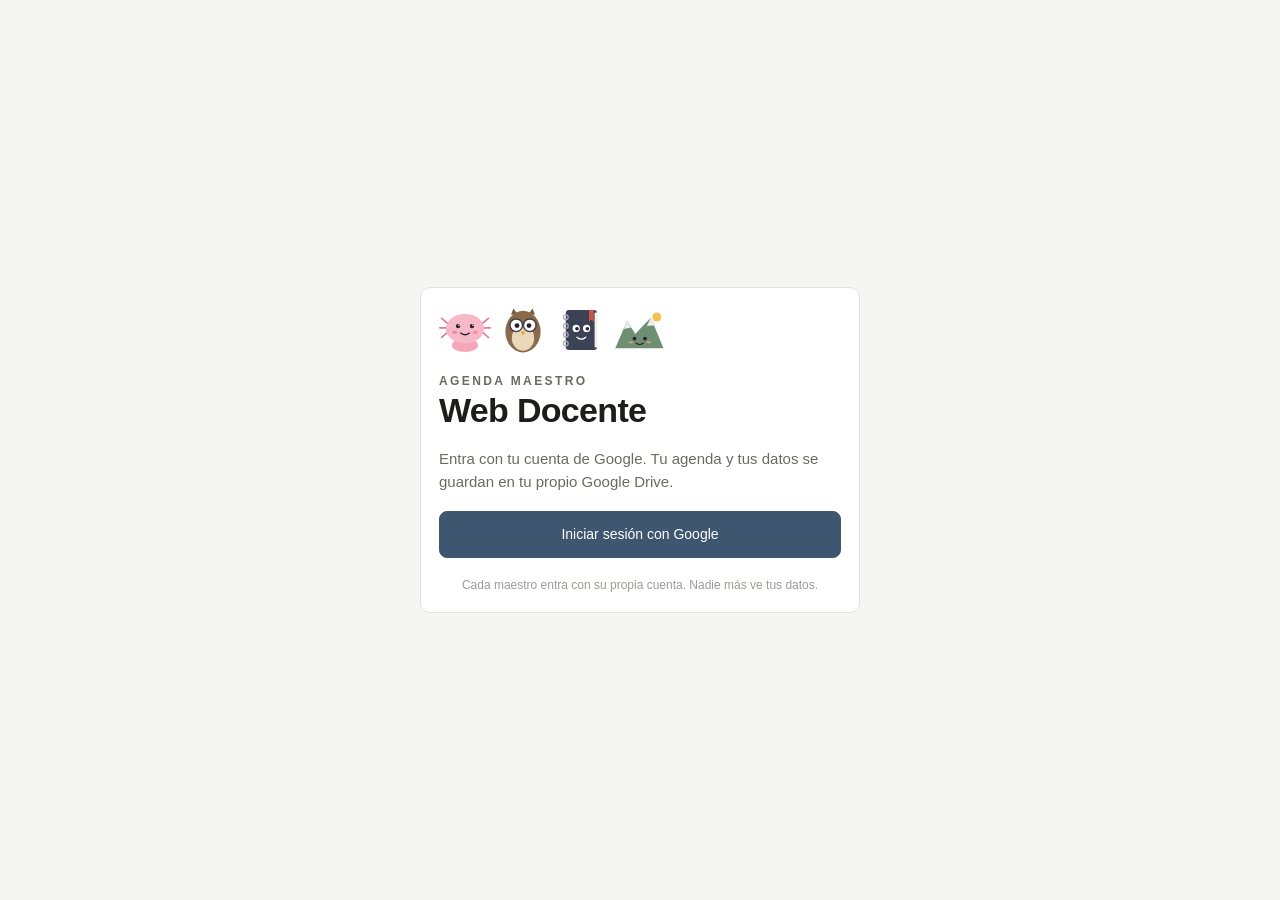
<file: index.html>
<!doctype html>
<html lang="es">
<head>
<meta charset="utf-8">
<meta name="viewport" content="width=device-width, initial-scale=1, viewport-fit=cover">
<title>Web Docente</title>
<meta name="description" content="Agenda Maestro: asistencia, evaluación, planeación, incidencias y formatos del docente.">
<meta name="theme-color" content="#f5f5f3" media="(prefers-color-scheme: light)">
<meta name="theme-color" content="#121211" media="(prefers-color-scheme: dark)">
<link rel="manifest" href="manifest.webmanifest">
<link rel="icon" href="icon.svg" type="image/svg+xml">
<link rel="apple-touch-icon" href="icon.svg">
<meta name="apple-mobile-web-app-capable" content="yes">
<link rel="stylesheet" href="app.css?v=48">
</head>
<body>
<div id="app"></div>
<script src="config.js?v=48"></script>
<script src="js/lib/qrcode.js?v=48"></script>
<script src="js/util.js?v=48"></script>
<script src="js/data.js?v=48"></script>
<script src="js/mascots.js?v=48"></script>
<script src="js/ai.js?v=48"></script>
<script src="js/google.js?v=48"></script>
<script src="js/ui.js?v=48"></script>
<script src="js/v-inicio.js?v=48"></script>
<script src="js/v-grupo.js?v=48"></script>
<script src="js/v-wizard.js?v=48"></script>
<script src="js/v-asistencia.js?v=48"></script>
<script src="js/v-evaluacion.js?v=48"></script>
<script src="js/plan-docx.js?v=48"></script>
<script src="js/v-plan.js?v=48"></script>
<script src="js/agenda-import.js?v=48"></script>
<script src="js/v-incidencias.js?v=48"></script>
<script src="js/cal-sep.js?v=48"></script>
<script src="js/periodos.js?v=48"></script>
<script src="js/v-calendario.js?v=48"></script>
<script src="js/v-juntas.js?v=48"></script>
<script src="js/v-herramientas.js?v=48"></script>
<script src="js/v-tombola.js?v=48"></script>
<script src="js/v-idai.js?v=48"></script>
<script src="js/agenda-diag.js?v=48"></script>
<script src="js/v-banco.js?v=48"></script>
<script src="js/v-banco-alumno.js?v=48"></script>
<script src="js/v-control.js?v=48"></script>
<script src="js/exposicion.js?v=48"></script>
<script src="js/v-comisiones.js?v=48"></script>
<script src="js/v-familias.js?v=48"></script>
<script src="js/v-examenes.js?v=48"></script>
<script src="js/expedientes.js?v=48"></script>
<script src="js/v-listas.js?v=48"></script>
<script src="js/v-padres.js?v=48"></script>
<script src="js/v-conducta.js?v=48"></script>
<script src="js/agenda-impresa.js?v=48"></script>
<script src="js/v-atencion.js?v=48"></script>
<script src="js/v-config.js?v=48"></script>
<script src="js/main.js?v=48"></script>
</body>
</html>
</file>
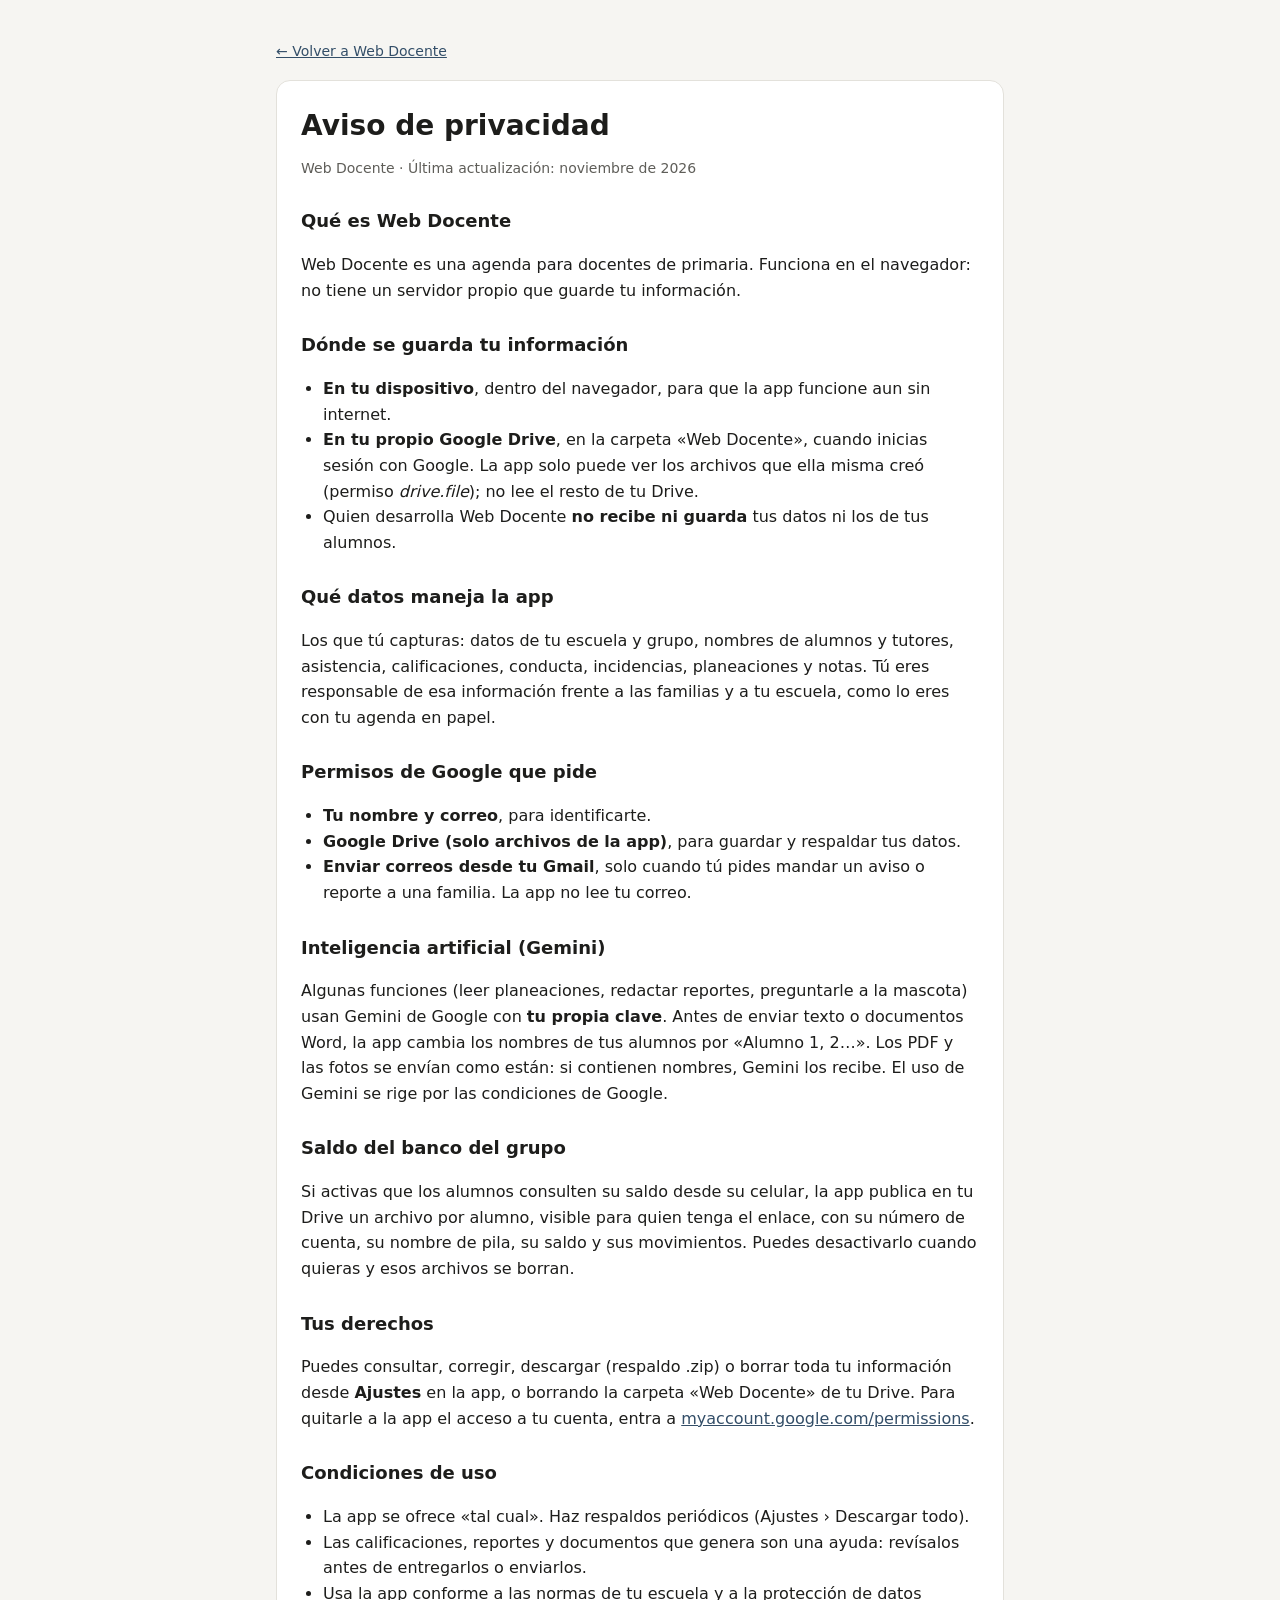
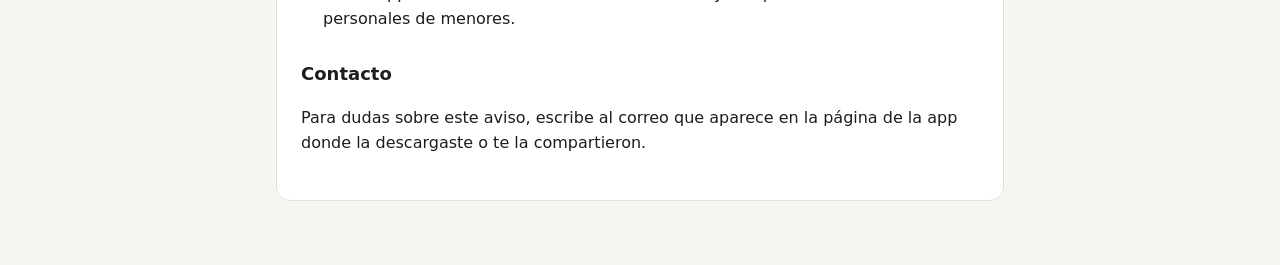
<file: privacidad.html>
<!doctype html>
<html lang="es">
<head>
<meta charset="utf-8">
<meta name="viewport" content="width=device-width, initial-scale=1">
<title>Aviso de privacidad · Web Docente</title>
<meta name="description" content="Aviso de privacidad y condiciones de uso de Web Docente.">
<link rel="icon" href="icon.svg">
<style>
  :root { --bg: #f6f5f2; --surface: #fff; --text: #1d1d1b; --muted: #5f5e59; --line: #e3e1db; --accent: #334e68; }
  @media (prefers-color-scheme: dark) { :root { --bg: #151514; --surface: #1d1d1b; --text: #ecebe7; --muted: #a9a7a0; --line: #33322f; --accent: #9fb8d0; } }
  * { box-sizing: border-box; }
  body { margin: 0; background: var(--bg); color: var(--text); font: 16px/1.6 system-ui, -apple-system, "Segoe UI", Roboto, sans-serif; }
  main { max-width: 760px; margin: 0 auto; padding: 40px 16px 64px; }
  .card { background: var(--surface); border: 1px solid var(--line); border-radius: 14px; padding: 28px 24px; }
  h1 { font-size: 28px; line-height: 1.2; margin: 0 0 4px; }
  h2 { font-size: 18px; margin: 28px 0 6px; }
  p, li { color: var(--text); }
  .muted { color: var(--muted); font-size: 14px; }
  a { color: var(--accent); }
  ul { padding-left: 22px; }
  nav { margin-bottom: 18px; font-size: 14px; }
</style>
</head>
<body>
<main>
  <nav><a href="./">← Volver a Web Docente</a></nav>
  <div class="card">
    <h1>Aviso de privacidad</h1>
    <p class="muted">Web Docente · Última actualización: noviembre de 2026</p>

    <h2>Qué es Web Docente</h2>
    <p>Web Docente es una agenda para docentes de primaria. Funciona en el navegador: no tiene un servidor propio que guarde tu información.</p>

    <h2>Dónde se guarda tu información</h2>
    <ul>
      <li><b>En tu dispositivo</b>, dentro del navegador, para que la app funcione aun sin internet.</li>
      <li><b>En tu propio Google Drive</b>, en la carpeta «Web Docente», cuando inicias sesión con Google. La app solo puede ver los archivos que ella misma creó (permiso <i>drive.file</i>); no lee el resto de tu Drive.</li>
      <li>Quien desarrolla Web Docente <b>no recibe ni guarda</b> tus datos ni los de tus alumnos.</li>
    </ul>

    <h2>Qué datos maneja la app</h2>
    <p>Los que tú capturas: datos de tu escuela y grupo, nombres de alumnos y tutores, asistencia, calificaciones, conducta, incidencias, planeaciones y notas. Tú eres responsable de esa información frente a las familias y a tu escuela, como lo eres con tu agenda en papel.</p>

    <h2>Permisos de Google que pide</h2>
    <ul>
      <li><b>Tu nombre y correo</b>, para identificarte.</li>
      <li><b>Google Drive (solo archivos de la app)</b>, para guardar y respaldar tus datos.</li>
      <li><b>Enviar correos desde tu Gmail</b>, solo cuando tú pides mandar un aviso o reporte a una familia. La app no lee tu correo.</li>
    </ul>

    <h2>Inteligencia artificial (Gemini)</h2>
    <p>Algunas funciones (leer planeaciones, redactar reportes, preguntarle a la mascota) usan Gemini de Google con <b>tu propia clave</b>. Antes de enviar texto o documentos Word, la app cambia los nombres de tus alumnos por «Alumno 1, 2…». Los PDF y las fotos se envían como están: si contienen nombres, Gemini los recibe. El uso de Gemini se rige por las condiciones de Google.</p>

    <h2>Saldo del banco del grupo</h2>
    <p>Si activas que los alumnos consulten su saldo desde su celular, la app publica en tu Drive un archivo por alumno, visible para quien tenga el enlace, con su número de cuenta, su nombre de pila, su saldo y sus movimientos. Puedes desactivarlo cuando quieras y esos archivos se borran.</p>

    <h2>Tus derechos</h2>
    <p>Puedes consultar, corregir, descargar (respaldo .zip) o borrar toda tu información desde <b>Ajustes</b> en la app, o borrando la carpeta «Web Docente» de tu Drive. Para quitarle a la app el acceso a tu cuenta, entra a <a href="https://myaccount.google.com/permissions" rel="noopener">myaccount.google.com/permissions</a>.</p>

    <h2>Condiciones de uso</h2>
    <ul>
      <li>La app se ofrece «tal cual». Haz respaldos periódicos (Ajustes › Descargar todo).</li>
      <li>Las calificaciones, reportes y documentos que genera son una ayuda: revísalos antes de entregarlos o enviarlos.</li>
      <li>Usa la app conforme a las normas de tu escuela y a la protección de datos personales de menores.</li>
    </ul>

    <h2>Contacto</h2>
    <p>Para dudas sobre este aviso, escribe al correo que aparece en la página de la app donde la descargaste o te la compartieron.</p>
  </div>
</main>
</body>
</html>
</file>
<file: app.css>
/* Web Docente — minimalista y neutro. Distribución: menú lateral fijo + área de trabajo; mascota asesora flotante abajo a la derecha. */
:root {
  --bg: #f5f5f3; --surface: #ffffff; --surface-2: #efefec; --ink: #1d1d1b; --muted: #6a6a65; --faint: #9b9b95;
  --line: #e2e1dc; --line-2: #d3d2cc; --accent: #3e5670; --accent-ink: #ffffff; --accent-soft: #e6ebf0;
  --ok: #2f7d52; --ok-soft: #e3f1e8; --warn: #9a7414; --warn-soft: #f7efd9; --bad: #a8433a; --bad-soft: #f6e4e1;
  --shadow: 0 1px 2px rgba(20,20,18,.05), 0 4px 16px rgba(20,20,18,.05);
  --font: ui-sans-serif, -apple-system, "SF Pro Text", "Segoe UI", Roboto, "Helvetica Neue", Arial, sans-serif;
  --mono: ui-monospace, "SF Mono", Menlo, Consolas, monospace;
  --r: 10px; --side: 248px;
  color-scheme: light;
}
@media (prefers-color-scheme: dark) { :root:not([data-theme="light"]) {
  --bg: #121211; --surface: #1b1b1a; --surface-2: #232321; --ink: #ecebe6; --muted: #a09f98; --faint: #74736d;
  --line: #2c2c2a; --line-2: #3a3a37; --accent: #a9bfd6; --accent-ink: #10161c; --accent-soft: #23303d;
  --ok: #6cc596; --ok-soft: #1c3226; --warn: #e2bd5c; --warn-soft: #352c14; --bad: #ec8a7f; --bad-soft: #3a1f1c;
  --shadow: 0 1px 2px rgba(0,0,0,.3), 0 6px 20px rgba(0,0,0,.25); color-scheme: dark; } }
:root[data-theme="dark"] {
  --bg: #121211; --surface: #1b1b1a; --surface-2: #232321; --ink: #ecebe6; --muted: #a09f98; --faint: #74736d;
  --line: #2c2c2a; --line-2: #3a3a37; --accent: #a9bfd6; --accent-ink: #10161c; --accent-soft: #23303d;
  --ok: #6cc596; --ok-soft: #1c3226; --warn: #e2bd5c; --warn-soft: #352c14; --bad: #ec8a7f; --bad-soft: #3a1f1c;
  --shadow: 0 1px 2px rgba(0,0,0,.3), 0 6px 20px rgba(0,0,0,.25); color-scheme: dark; }

* { box-sizing: border-box; }
html, body { height: 100%; }
body { margin: 0; background: var(--bg); color: var(--ink); font: 15px/1.5 var(--font); -webkit-font-smoothing: antialiased; }
button, input, select, textarea { font: inherit; color: inherit; }
h1, h2, h3 { margin: 0; line-height: 1.2; text-wrap: balance; font-weight: 600; letter-spacing: -0.01em; }
h1 { font-size: 24px; } h2 { font-size: 18px; } h3 { font-size: 15px; }
p { margin: 0; }
a { color: var(--accent); }
.muted { color: var(--muted); } .faint { color: var(--faint); } .small { font-size: 13px; } .tiny { font-size: 12px; }
.num { font-variant-numeric: tabular-nums; }
.label { font-size: 11.5px; letter-spacing: .08em; text-transform: uppercase; color: var(--muted); font-weight: 600; }
:focus-visible { outline: 2px solid var(--accent); outline-offset: 2px; }
[hidden] { display: none !important; }

/* ---------- estructura ---------- */
.app { display: grid; grid-template-columns: var(--side) minmax(0, 1fr); min-height: 100%; }
.side { position: sticky; top: 0; height: 100vh; overflow-y: auto; border-right: 1px solid var(--line); background: var(--surface); padding: 18px 12px 24px; display: flex; flex-direction: column; gap: 4px; }
.brand { padding: 4px 10px 16px; }
.brand .t { font-size: 12px; letter-spacing: .14em; text-transform: uppercase; color: var(--muted); font-weight: 600; }
.brand .n { font-size: 17px; font-weight: 600; margin-top: 2px; }
.nav-sec { font-size: 11px; letter-spacing: .1em; text-transform: uppercase; color: var(--faint); padding: 14px 10px 4px; font-weight: 600; }
.nav a { display: flex; align-items: center; gap: 10px; padding: 8px 10px; border-radius: 8px; color: var(--ink); text-decoration: none; font-size: 14.5px; }
.nav a:hover { background: var(--surface-2); }
.nav a.on { background: var(--accent-soft); color: var(--accent); font-weight: 600; }
.nav a .ic { width: 18px; height: 18px; flex: none; opacity: .8; }
.nav a .tag { margin-left: auto; font-size: 10.5px; color: var(--faint); border: 1px solid var(--line); border-radius: 99px; padding: 0 6px; }
.side-foot { margin-top: auto; padding: 14px 10px 0; font-size: 12.5px; color: var(--muted); display: grid; gap: 6px; }
.sync { display: inline-flex; align-items: center; gap: 6px; }
.sync i { width: 7px; height: 7px; border-radius: 50%; background: var(--faint); display: inline-block; }
.sync.guardado i { background: var(--ok); } .sync.guardando i { background: var(--warn); } .sync.pendiente i { background: var(--bad); }

.main { min-width: 0; padding-block: 22px 120px; padding-left: max(28px, env(safe-area-inset-left, 0px)); padding-right: max(28px, env(safe-area-inset-right, 0px)); }
.wrap { max-width: 1120px; margin: 0 auto; display: grid; gap: 20px; }
.wrap > *, #view > * { min-width: 0; }
#view { display: grid; gap: 20px; min-width: 0; }
.top { display: flex; align-items: center; gap: 12px; flex-wrap: wrap; }
.top .grow { flex: 1; min-width: 0; }
.top { display: none; }
.btn.menu-btn { display: none; }

/* ---------- piezas ---------- */
.card { background: var(--surface); border: 1px solid var(--line); border-radius: var(--r); padding: 18px; min-width: 0; }
.card.flat { box-shadow: none; }
.card-h { display: flex; align-items: center; gap: 10px; margin-bottom: 14px; flex-wrap: wrap; }
.card-h .grow { flex: 1; min-width: 0; }
.grid { display: grid; gap: 16px; }
.g-cal { grid-template-columns: minmax(0, 1fr) 300px; align-items: start; }
.cal { display: grid; grid-template-columns: repeat(7, minmax(0, 1fr)); gap: 4px; }
.cal-h { font-size: 11px; text-align: center; color: var(--muted); font-weight: 600; padding: 2px 0; }
.cal-d { min-height: 78px; border: 1px solid var(--line); background: var(--bg); border-radius: 8px; padding: 5px; text-align: left; cursor: pointer; display: flex; flex-direction: column; gap: 3px; align-items: flex-start; min-width: 0; overflow: hidden; }
.cal-d:hover { border-color: var(--line-2); }
.cal-d b { font-size: 13px; }
.cal-d.finde { background: transparent; border-style: dashed; }
.cal-d.sc { background: var(--surface-2); }
.cal-d.hoy { border-color: var(--accent); box-shadow: 0 0 0 1px var(--accent) inset; }
.cal-d .pill { font-size: 10.5px; max-width: 100%; }
.day.sc { background: var(--surface-2); }
.g-side { grid-template-columns: minmax(0, 380px) minmax(0, 1fr); align-items: start; }
.g2 { grid-template-columns: repeat(2, minmax(0, 1fr)); } .g3 { grid-template-columns: repeat(3, minmax(0, 1fr)); } .g4 { grid-template-columns: repeat(4, minmax(0, 1fr)); }
.row { display: flex; gap: 8px; align-items: center; flex-wrap: wrap; }
.stack { display: grid; gap: 10px; }
.sep { height: 1px; background: var(--line); margin: 6px 0; }

.btn { display: inline-flex; align-items: center; gap: 7px; border: 1px solid var(--line-2); background: var(--surface); padding: 8px 14px; border-radius: 8px; cursor: pointer; font-size: 14px; font-weight: 500; white-space: nowrap; text-decoration: none; color: var(--ink); }
.btn:hover { background: var(--surface-2); }
.btn.pri { background: var(--accent); border-color: var(--accent); color: var(--accent-ink); }
.btn.pri:hover { filter: brightness(1.08); }
.btn.ghost { border-color: transparent; background: transparent; }
.btn.ghost:hover { background: var(--surface-2); }
.btn.danger { color: var(--bad); border-color: color-mix(in srgb, var(--bad) 40%, var(--line)); }
.btn.sm { padding: 5px 10px; font-size: 13px; }
.btn[disabled] { opacity: .45; cursor: not-allowed; }
.btn .ic { width: 16px; height: 16px; }

.field { display: grid; gap: 5px; min-width: 0; }
.field > span { font-size: 12.5px; color: var(--muted); font-weight: 500; }
.in, select.in, textarea.in { width: 100%; background: var(--bg); border: 1px solid var(--line-2); border-radius: 8px; padding: 8px 10px; font-size: 14.5px; min-width: 0; }
textarea.in { min-height: 90px; resize: vertical; line-height: 1.45; }
.in:focus { outline: 2px solid var(--accent); outline-offset: -1px; border-color: transparent; }
.in.num { max-width: 90px; text-align: right; }

.pill { display: inline-flex; align-items: center; gap: 5px; font-size: 12px; padding: 2px 9px; border-radius: 99px; border: 1px solid var(--line); color: var(--muted); background: var(--surface); white-space: nowrap; }
.pill.ok { color: var(--ok); background: var(--ok-soft); border-color: transparent; }
.pill.warn { color: var(--warn); background: var(--warn-soft); border-color: transparent; }
.pill.bad { color: var(--bad); background: var(--bad-soft); border-color: transparent; }
.pill.acc { color: var(--accent); background: var(--accent-soft); border-color: transparent; }
.dot { width: 9px; height: 9px; border-radius: 50%; display: inline-block; }
.dot.verde { background: var(--ok); } .dot.amarillo { background: var(--warn); } .dot.rojo { background: var(--bad); }

.tabs { display: inline-flex; gap: 2px; background: var(--surface-2); padding: 3px; border-radius: 9px; flex-wrap: wrap; }
.tabs button { border: 0; background: transparent; padding: 6px 12px; border-radius: 7px; cursor: pointer; font-size: 13.5px; color: var(--muted); font-weight: 500; }
.tabs button.on { background: var(--surface); color: var(--ink); box-shadow: var(--shadow); }

.tbl-wrap { overflow-x: auto; border: 1px solid var(--line); border-radius: var(--r); background: var(--surface); }
table.tbl { border-collapse: collapse; width: 100%; font-size: 13.5px; font-variant-numeric: tabular-nums; }
.tbl th, .tbl td { padding: 8px 10px; border-bottom: 1px solid var(--line); text-align: left; white-space: nowrap; }
.tbl th { font-size: 11.5px; letter-spacing: .05em; text-transform: uppercase; color: var(--muted); font-weight: 600; background: var(--surface-2); position: sticky; top: 0; }
.tbl tr:last-child td { border-bottom: 0; }
.tbl td.r, .tbl th.r { text-align: right; }
.tbl td.c, .tbl th.c { text-align: center; }
.tbl tbody tr:hover td { background: color-mix(in srgb, var(--surface-2) 60%, transparent); }
.tbl .link { background: none; border: 0; padding: 0; color: var(--ink); cursor: pointer; font-weight: 500; text-align: left; }
.tbl .link:hover { color: var(--accent); text-decoration: underline; }

.empty { border: 1px dashed var(--line-2); border-radius: var(--r); padding: 28px 20px; text-align: center; color: var(--muted); display: grid; gap: 10px; justify-items: center; }
.empty h3 { color: var(--ink); }

/* ---------- inicio / semana ---------- */
.hello { display: flex; gap: 18px; align-items: flex-end; flex-wrap: wrap; }
.hello .k { font-size: 12px; letter-spacing: .16em; text-transform: uppercase; color: var(--muted); font-weight: 600; }
.hello h1 { font-size: 30px; margin-top: 4px; }
.home { display: grid; grid-template-columns: minmax(0, 1fr) 320px; gap: 20px; align-items: start; }
.week { display: grid; grid-template-columns: repeat(5, minmax(0, 1fr)); gap: 8px; }
.day { background: var(--surface); border: 1px solid var(--line); border-radius: var(--r); padding: 12px; display: grid; gap: 8px; align-content: start; min-height: 180px; min-width: 0; }
.day.hoy { border-color: var(--accent); box-shadow: 0 0 0 1px var(--accent) inset; }
.day .dh { display: flex; align-items: baseline; gap: 6px; flex-wrap: wrap; }
.day .dh b { font-size: 22px; font-variant-numeric: tabular-nums; }
.day .dh span { font-size: 12px; color: var(--muted); text-transform: capitalize; }
.ses { text-align: left; border: 1px solid var(--line); background: var(--bg); border-radius: 8px; padding: 8px 9px; cursor: pointer; display: grid; gap: 2px; min-width: 0; }
.ses:hover { border-color: var(--line-2); background: var(--surface-2); }
.ses .c { font-size: 11px; letter-spacing: .06em; text-transform: uppercase; color: var(--muted); font-weight: 600; }
.ses .t { font-size: 13px; line-height: 1.3; overflow-wrap: anywhere; overflow: hidden; display: -webkit-box; -webkit-line-clamp: 3; -webkit-box-orient: vertical; }
.ses .h { font-size: 11.5px; color: var(--faint); font-variant-numeric: tabular-nums; }
.ses.done { opacity: .6; }
.att-list { display: grid; gap: 4px; max-height: 520px; overflow-y: auto; }
.att { display: flex; align-items: center; gap: 8px; padding: 5px 4px; border-radius: 7px; }
.att:hover { background: var(--surface-2); }
.att .nm { flex: 1; min-width: 0; font-size: 13.5px; overflow: hidden; text-overflow: ellipsis; white-space: nowrap; }
.att .nl { width: 20px; text-align: right; font-size: 12px; color: var(--faint); font-variant-numeric: tabular-nums; }
.st { width: 34px; height: 28px; border-radius: 7px; border: 1px solid var(--line-2); background: var(--surface); cursor: pointer; font-weight: 700; font-size: 12.5px; flex: none; }
.st.A { color: var(--ok); background: var(--ok-soft); border-color: transparent; }
.st.F { color: var(--bad); background: var(--bad-soft); border-color: transparent; }
.st.R, .st.S { color: var(--warn); background: var(--warn-soft); border-color: transparent; }
.st.J { color: var(--accent); background: var(--accent-soft); border-color: transparent; }
.legend { display: flex; gap: 10px; flex-wrap: wrap; font-size: 12px; color: var(--muted); }
.steps { display: grid; gap: 8px; }
.stepi { display: flex; gap: 10px; align-items: center; padding: 10px 12px; border: 1px solid var(--line); border-radius: 9px; background: var(--surface); text-decoration: none; color: var(--ink); }
.stepi .n { width: 24px; height: 24px; border-radius: 50%; border: 1px solid var(--line-2); display: grid; place-items: center; font-size: 12px; font-weight: 600; flex: none; }
.stepi.ok .n { background: var(--ok); border-color: var(--ok); color: #fff; }
.stepi:hover { border-color: var(--line-2); }

/* ---------- panel lateral (ficha, sesión) ---------- */
.scrim { position: fixed; inset: 0; background: rgba(15,15,14,.35); z-index: 40; }
.drawer { position: fixed; top: 0; right: 0; bottom: 0; width: min(560px, 100%); background: var(--surface); z-index: 41; border-left: 1px solid var(--line); display: flex; flex-direction: column; box-shadow: var(--shadow);
  padding-top: env(safe-area-inset-top, 0px); padding-bottom: env(safe-area-inset-bottom, 0px); padding-right: env(safe-area-inset-right, 0px); }
.drawer-h { display: flex; align-items: center; gap: 10px; padding: 16px 20px; border-bottom: 1px solid var(--line); }
.drawer-h .grow { flex: 1; min-width: 0; }
.drawer-b { padding: 18px 20px 40px; overflow-y: auto; display: grid; gap: 16px; align-content: start; grid-auto-rows: max-content; }
.x { border: 0; background: transparent; width: 34px; height: 34px; border-radius: 8px; cursor: pointer; font-size: 20px; color: var(--muted); }
.x:hover { background: var(--surface-2); }
.prose { white-space: pre-wrap; font-size: 14px; line-height: 1.55; }
.kv { display: grid; grid-template-columns: 140px minmax(0, 1fr); gap: 6px 12px; font-size: 14px; }
.kv dt { color: var(--muted); } .kv dd { margin: 0; min-width: 0; overflow-wrap: anywhere; }

/* ---------- evaluación ---------- */
.score { display: inline-flex; gap: 3px; flex-wrap: wrap; }
.score button { min-width: 30px; height: 28px; border-radius: 6px; border: 1px solid var(--line-2); background: var(--surface); cursor: pointer; font-size: 12.5px; font-variant-numeric: tabular-nums; }
.score button.on { background: var(--accent); color: var(--accent-ink); border-color: var(--accent); }
.chk { display: inline-grid; place-items: center; width: 26px; height: 26px; border-radius: 6px; border: 1px solid var(--line-2); background: var(--surface); cursor: pointer; font-size: 13px; }
.chk.on { background: var(--ok); color: #fff; border-color: var(--ok); }
.lvl { display: inline-flex; gap: 2px; }
.ckb { display: inline-flex; flex-direction: column; align-items: center; gap: 1px; background: none; border: 0; padding: 0; cursor: pointer; color: inherit; }
.ckb-c { display: grid; place-items: center; width: 32px; height: 32px; border-radius: 7px; border: 2px solid var(--line-2); background: var(--surface); transition: background .12s, border-color .12s; }
.ckb.on .ckb-c { background: var(--ok); border-color: var(--ok); color: #fff; }
.ckb-x .ckb-c { background: color-mix(in srgb, var(--bad) 14%, var(--surface)); border-color: var(--bad); color: var(--bad); font-weight: 700; cursor: not-allowed; }
.ckb-n { font-size: 10px; color: var(--faint); line-height: 1; }
.caras { display: inline-flex; gap: 4px; }
.caras button { width: 38px; height: 38px; border-radius: 50%; border: 2px solid transparent; background: var(--surface-2); font-size: 22px; line-height: 1; cursor: pointer; filter: grayscale(1); opacity: .55; transition: transform .1s, opacity .1s; }
.caras button:hover { opacity: .85; }
.caras button.on { filter: none; opacity: 1; border-color: var(--accent); background: var(--surface); transform: scale(1.08); }
.ne-on { background: var(--bad) !important; color: #fff !important; }
.lvl button { width: 24px; height: 26px; border: 1px solid var(--line-2); background: var(--surface); border-radius: 5px; cursor: pointer; font-size: 12px; }
.lvl button.on { background: var(--accent); color: var(--accent-ink); border-color: var(--accent); }
.nota { font-weight: 600; font-variant-numeric: tabular-nums; }
.photo { width: 54px; height: 40px; border-radius: 6px; object-fit: cover; border: 1px solid var(--line); cursor: pointer; }
.cam { position: relative; overflow: hidden; }
.cam input { position: absolute; inset: 0; opacity: 0; cursor: pointer; }

/* ---------- mascota ---------- */
.pet { position: fixed; right: max(18px, env(safe-area-inset-right, 0px)); bottom: max(18px, env(safe-area-inset-bottom, 0px)); z-index: 30; display: flex; flex-direction: column; align-items: flex-end; gap: 8px; }
.pet-btn { display: flex; align-items: center; gap: 10px; border: 1px solid var(--line); background: var(--surface); border-radius: 99px; padding: 6px 16px 6px 6px; cursor: pointer; box-shadow: var(--shadow); }
.pet-btn .av { width: 46px; height: 46px; border-radius: 50%; background: var(--surface-2); display: grid; place-items: center; overflow: hidden; }
.pet-btn .av svg { width: 40px; height: 40px; }
.pet-btn .lb { text-align: left; line-height: 1.2; }
.pet-btn .lb b { display: block; font-size: 13.5px; }
.pet-btn .lb span { font-size: 12px; color: var(--muted); }
.pet-panel { width: min(380px, calc(100vw - 32px)); background: var(--surface); border: 1px solid var(--line); border-radius: 14px; box-shadow: var(--shadow); display: flex; flex-direction: column; max-height: min(620px, calc(100vh - 120px)); overflow: hidden; }
.pet-head { display: flex; gap: 12px; align-items: center; padding: 14px 14px 10px; }
.pet-head .big { width: 64px; height: 64px; flex: none; }
.pet-head .big svg { width: 100%; height: 100%; }
.bubble { background: var(--surface-2); border-radius: 12px; padding: 9px 12px; font-size: 14px; line-height: 1.4; position: relative; }
.pet-body { padding: 0 14px 12px; overflow-y: auto; display: grid; gap: 8px; }
.msg { font-size: 14px; line-height: 1.45; padding: 8px 11px; border-radius: 11px; max-width: 92%; white-space: pre-wrap; }
.msg.yo { background: var(--accent); color: var(--accent-ink); justify-self: end; }
.msg.el { background: var(--surface-2); justify-self: start; }
.hits { display: grid; gap: 4px; }
.hit { text-align: left; border: 1px solid var(--line); background: var(--bg); border-radius: 8px; padding: 7px 10px; cursor: pointer; font-size: 13.5px; display: flex; gap: 8px; align-items: center; }
.hit:hover { border-color: var(--line-2); }
.hit .k { font-size: 11px; color: var(--faint); margin-left: auto; text-transform: uppercase; letter-spacing: .06em; }
.pet-ask { border-top: 1px solid var(--line); padding: 10px; display: grid; gap: 6px; }
.pet-ask .sign { font-size: 12px; color: var(--muted); padding: 0 4px; }
.pet-ask form { display: flex; gap: 6px; }
.pet .ojo { transform-box: fill-box; transform-origin: center; animation: parpadeo 5s infinite; }
@keyframes parpadeo { 0%, 94%, 100% { transform: scaleY(1); } 96% { transform: scaleY(.1); } }
.pet-pick { display: grid; grid-template-columns: repeat(4, minmax(0,1fr)); gap: 8px; }
.pet-pick button { border: 1px solid var(--line); background: var(--surface); border-radius: 10px; padding: 8px 4px; cursor: pointer; display: grid; justify-items: center; gap: 4px; font-size: 12.5px; }
.pet-pick button.on { border-color: var(--accent); box-shadow: 0 0 0 1px var(--accent) inset; }
.pet-pick svg { width: 54px; height: 50px; }

/* ---------- bienvenida ---------- */
.welcome { min-height: 100vh; display: grid; place-items: center; padding-block: 32px; padding-left: max(16px, env(safe-area-inset-left, 0px)); padding-right: max(16px, env(safe-area-inset-right, 0px)); }
.welcome .box { width: min(440px, 100%); display: grid; gap: 18px; }
.welcome .k { font-size: 12px; letter-spacing: .2em; text-transform: uppercase; color: var(--muted); font-weight: 600; }
.welcome h1 { font-size: 34px; letter-spacing: -0.02em; }
.welcome .pets { display: flex; gap: 6px; }
.welcome .pets svg { width: 52px; height: 48px; }

/* ---------- avisos ---------- */
.toast { position: fixed; left: 50%; transform: translateX(-50%); bottom: max(22px, env(safe-area-inset-bottom, 0px)); background: var(--ink); color: var(--bg); padding: 10px 16px; border-radius: 10px; font-size: 14px; z-index: 60; box-shadow: var(--shadow); max-width: calc(100vw - 32px); }
.note { border: 1px solid var(--line); background: var(--surface-2); border-radius: 9px; padding: 10px 12px; font-size: 13.5px; color: var(--muted); }
.note.warn { background: var(--warn-soft); color: var(--warn); border-color: transparent; }
.spinner { width: 16px; height: 16px; border: 2px solid var(--line-2); border-top-color: var(--accent); border-radius: 50%; animation: spin .8s linear infinite; display: inline-block; }
@keyframes spin { to { transform: rotate(360deg); } }
.modal { position: fixed; inset: 0; z-index: 50; display: grid; place-items: center; padding: 16px; background: rgba(15,15,14,.4); }
.modal .card { width: min(520px, 100%); max-height: calc(100vh - 32px); overflow-y: auto; display: grid; gap: 14px; }


/* ---------- herramientas de aula ---------- */
.herr { display: grid; gap: 18px; padding: 24px; }
.reloj { position: relative; width: min(340px, 80vw); aspect-ratio: 1; margin: 0 auto; max-width: 100%; }
.reloj svg { width: 100%; height: 100%; }
.reloj svg circle:last-child { transition: stroke-dashoffset .25s linear, stroke .3s; }
.reloj .num { position: absolute; inset: 0; display: grid; place-items: center; font-size: clamp(54px, 12vw, 96px); font-weight: 600; letter-spacing: -0.02em; }
.reloj.poco .num { color: var(--warn); } .reloj.poco svg circle:last-child { stroke: var(--warn); }
.reloj.fin .num { color: var(--bad); animation: latido 1s infinite; }
@keyframes latido { 50% { opacity: .35; } }
.sem-wrap { display: flex; gap: 32px; align-items: center; flex-wrap: wrap; justify-content: center; }
.sem { display: grid; gap: 14px; background: #1c1c1b; padding: 18px; border-radius: 40px; }
.luz { width: clamp(80px, 14vw, 130px); aspect-ratio: 1; border-radius: 50%; cursor: pointer; opacity: .18; transition: opacity .2s, box-shadow .2s; }
.luz.rojo { background: #e04a3c; } .luz.amarillo { background: #f0b429; } .luz.verde { background: #3fbf6f; }
.luz.on { opacity: 1; box-shadow: 0 0 40px currentColor; }
.luz.rojo.on { color: #e04a3c; } .luz.amarillo.on { color: #f0b429; } .luz.verde.on { color: #3fbf6f; }
.barra { height: 10px; background: var(--surface-2); border-radius: 99px; overflow: hidden; max-width: 420px; }
.barra i { display: block; height: 100%; width: 0; background: var(--accent); transition: width .1s; }
.azar { font-size: clamp(30px, 6vw, 64px); font-weight: 600; letter-spacing: -0.02em; min-height: 1.4em; padding: 20px 0; text-wrap: balance; }
.azar.elegido { color: var(--accent); }
.equipos { display: grid; grid-template-columns: repeat(auto-fill, minmax(200px, 1fr)); gap: 12px; }
.equipo { border: 1px solid var(--line); border-radius: var(--r); padding: 12px 14px; background: var(--bg); display: grid; gap: 3px; font-size: 15px; }
body.proyector .side, body.proyector .pet, body.proyector .top { display: none !important; }
body.proyector .app { grid-template-columns: minmax(0, 1fr); }
body.proyector .wrap { max-width: 1400px; }
body.proyector .herr { min-height: calc(100vh - 140px); align-content: center; }
body.proyector .equipo { font-size: 19px; }


/* ---------- tómbola ---------- */
.tb-modo { display: grid; gap: 6px; justify-items: center; text-align: center; cursor: pointer; padding: 26px 16px; font: inherit; color: var(--ink); }
.tb-modo:hover { border-color: var(--line-2); }
.tb-ic { font-size: 30px; font-weight: 600; color: var(--accent); letter-spacing: .08em; }
.tb-centro { min-height: 340px; display: grid; place-items: center; align-content: center; gap: 14px; text-align: center; padding: 28px; }
.tb-num { font-size: clamp(110px, 22vw, 220px); font-weight: 700; line-height: .95; letter-spacing: -0.04em; color: var(--accent); }
.tb-pal { font-size: clamp(30px, 5vw, 52px); font-weight: 600; text-transform: uppercase; letter-spacing: .02em; }
.tb-op { font-size: clamp(54px, 10vw, 110px); font-weight: 700; letter-spacing: -0.02em; color: var(--accent); line-height: 1.05; }
.tb-resp { display: inline-flex; gap: 14px; align-items: baseline; background: var(--accent); color: var(--accent-ink); border-radius: 14px; padding: 12px 22px; }
.tb-resp b { font-size: 54px; } .tb-resp span { font-size: 22px; font-weight: 600; }
.tb-vacio { font-size: 28px; color: var(--faint); font-weight: 600; text-transform: uppercase; letter-spacing: .1em; }
.tb-gira { display: grid; justify-items: center; }
.tb-girar { font-size: 24px; padding: 16px 56px; border-radius: 99px; }
.tb-reg { display: grid; grid-template-columns: repeat(auto-fill, minmax(38px, 1fr)); gap: 5px; }
.tb-reg span { aspect-ratio: 1; display: grid; place-items: center; border: 1px solid var(--line); border-radius: 8px; font-size: 13px; font-weight: 600; color: var(--faint); font-variant-numeric: tabular-nums; }
.tb-reg span.on { background: var(--accent); color: var(--accent-ink); border-color: var(--accent); }
body.proyector .tb-centro { min-height: calc(100vh - 300px); }


/* ---------- IDAI / ICE ---------- */
.dg-letras { display: grid; grid-template-columns: repeat(auto-fill, minmax(40px, 1fr)); gap: 6px; }
.dg-letras button { aspect-ratio: 1; border: 1px solid var(--line); background: var(--surface); color: var(--muted); border-radius: 9px; font: 600 15px/1 inherit; font-family: inherit; cursor: pointer; }
.dg-letras button.on { background: var(--ok-soft); color: var(--ok); border-color: var(--ok); }
.dg-its { display: flex; flex-wrap: wrap; gap: 6px; }
.dg-it { border: 1px solid var(--line); background: var(--surface); color: var(--muted); border-radius: 99px; padding: 6px 12px; font: inherit; font-size: 13px; cursor: pointer; }
.dg-it.on { background: var(--ok-soft); color: var(--ok); border-color: var(--ok); }
.dg-it.no { background: var(--bad-soft); color: var(--bad); border-color: var(--bad); text-decoration: line-through; }
.dg-bar { display: grid; grid-template-columns: 150px 1fr 28px; gap: 10px; align-items: center; }
.dg-bar > div { height: 10px; background: var(--surface-2); border-radius: 99px; overflow: hidden; }
.dg-bar i { display: block; height: 100%; background: var(--accent); border-radius: 99px; }
.dg-bar i.ok { background: var(--ok); } .dg-bar i.warn { background: var(--warn); } .dg-bar i.bad { background: var(--bad); }
.dg-ap { font: inherit; color: var(--ink); cursor: pointer; text-align: left; width: 100%; }
.dg-ap:hover { border-color: var(--line-2); }

/* ---------- control administrativo ---------- */
.tbl.ct th.hoy, .tbl.ct td.hoy { background: color-mix(in srgb, var(--accent) 9%, transparent); }
.ct-ck { width: 30px; height: 30px; border-radius: 8px; border: 1.5px solid var(--line-2); background: var(--surface); color: var(--accent-ink); font-weight: 700; cursor: pointer; }
.ct-ck.on { background: var(--ok); border-color: var(--ok); color: #fff; }
.ct-ck.tarde { border-color: var(--bad); background: var(--bad-soft); }

/* ---------- banco ---------- */
.b-vent { display: grid; grid-template-columns: minmax(0, 1fr) minmax(0, 1fr); gap: 16px; align-items: stretch; }
.b-video { width: 100%; aspect-ratio: 4 / 3; object-fit: cover; background: #000; border-radius: 12px; }
.b-video.espejo { transform: scaleX(-1); }
.b-saldo { font-size: clamp(48px, 7vw, 80px); font-weight: 700; letter-spacing: -0.03em; line-height: 1; color: var(--accent); }
.b-espera { min-height: 260px; display: grid; place-content: center; text-align: center; }
@media (max-width: 760px) { .b-vent { grid-template-columns: minmax(0, 1fr); } }
.b-proy { display: grid; grid-template-columns: repeat(auto-fill, minmax(320px, 1fr)); gap: 10px; }

/* ---------- banco en el celular del alumno ---------- */
.ba { max-width: 520px; margin: 0 auto; padding: 16px 16px 40px; display: grid; gap: 16px; }
.ba-top { display: flex; align-items: center; gap: 12px; padding: 6px 2px; }
.ba-nom { font-size: 24px; font-weight: 700; line-height: 1.15; }
.ba-ico { position: relative; width: 44px; height: 44px; border-radius: 50%; border: 1px solid var(--line); background: var(--surface); color: var(--ink); display: grid; place-items: center; cursor: pointer; }
.ba-ico i { position: absolute; top: 8px; right: 9px; width: 9px; height: 9px; border-radius: 50%; background: var(--bad); }
.ba-card { background: var(--accent); color: var(--accent-ink); border-radius: 18px; padding: 18px 20px; box-shadow: var(--shadow); }
.ba-saldo { font-size: 44px; font-weight: 700; letter-spacing: -0.02em; line-height: 1.1; margin-top: 4px; font-variant-numeric: tabular-nums; }
.ba-ojo { background: none; border: 0; color: inherit; opacity: .85; cursor: pointer; padding: 4px; display: grid; }
.ba-ojo svg, .ba-ico svg { width: 22px; height: 22px; }
.ba-tag { font-size: 12px; background: rgba(255,255,255,.18); padding: 3px 9px; border-radius: 99px; }
.ba-acc { display: grid; grid-template-columns: repeat(4, 1fr); gap: 8px; background: var(--surface); border: 1px solid var(--line); border-radius: 16px; padding: 14px 8px; }
.ba-acc button { display: grid; justify-items: center; gap: 6px; background: none; border: 0; color: var(--ink); font: inherit; font-size: 13px; font-weight: 600; cursor: pointer; }
.ba-acc button svg { width: 48px; height: 48px; padding: 13px; border-radius: 14px; background: var(--surface-2); color: var(--accent); }
.ba-mov { display: flex; gap: 10px; align-items: center; padding: 11px 0; border-bottom: 1px solid var(--line); font-size: 14.5px; }
.ba-mov:last-child { border-bottom: 0; }

/* ---------- exposición para los alumnos ---------- */
#expo { position: fixed; inset: 0; z-index: 80; background: var(--bg); color: var(--ink); display: grid; grid-template-rows: 1fr auto; }
body.expo-on { overflow: hidden; }
body.expo-on .pet { display: none; }
.ex-pag { overflow-y: auto; padding: clamp(28px, 6vh, 70px) clamp(24px, 7vw, 120px); display: grid; align-content: center; gap: clamp(14px, 2.4vh, 28px); cursor: pointer; }
.ex-k { font-size: clamp(16px, 1.6vw, 22px); letter-spacing: .12em; text-transform: uppercase; color: var(--accent); font-weight: 700; }
.ex-h { font-size: clamp(40px, 6vw, 92px); line-height: 1.05; letter-spacing: -0.02em; margin: 0; font-weight: 700; }
.ex-sub { font-size: clamp(22px, 2.6vw, 36px); color: var(--muted); }
.ex-fecha { font-size: clamp(22px, 2.4vw, 34px); color: var(--muted); }
.ex-preg { font-size: clamp(26px, 3.2vw, 46px); line-height: 1.25; border-left: 6px solid var(--accent); padding-left: 22px; font-weight: 600; }
.ex-preg span { display: block; font-size: clamp(14px, 1.4vw, 19px); font-weight: 600; letter-spacing: .08em; text-transform: uppercase; color: var(--muted); margin-bottom: 6px; }
.ex-p { font-size: clamp(20px, 2.2vw, 30px); line-height: 1.4; margin: 0; }
.ex-big { font-size: clamp(28px, 3.4vw, 50px); line-height: 1.3; margin: 0; font-weight: 600; }
.ex-sec { font-size: clamp(18px, 1.8vw, 24px); font-weight: 700; color: var(--muted); }
.ex-pda { margin: 0; padding-left: 1.2em; display: grid; gap: 10px; font-size: clamp(19px, 2vw, 28px); line-height: 1.4; color: var(--muted); }
.ex-ideas { margin: 0; padding-left: 1.3em; display: grid; gap: clamp(10px, 1.8vh, 20px); font-size: clamp(26px, 3.2vw, 46px); line-height: 1.3; }
.ex-ideas li::marker { color: var(--accent); font-weight: 700; }
.ex-bar { display: flex; align-items: center; gap: 10px; padding: 10px 18px calc(10px + env(safe-area-inset-bottom)); border-top: 1px solid var(--line); background: var(--surface); }
.ex-ed { width: min(760px, 100%); margin: 24px auto; max-height: calc(100vh - 48px); overflow-y: auto; }

/* ---------- comisiones y cumpleaños ---------- */
.k-grid { display: grid; grid-template-columns: repeat(auto-fill, minmax(240px, 1fr)); gap: 10px; }
.k-c { font: inherit; color: var(--ink); cursor: pointer; display: grid; gap: 10px; align-content: start; text-align: left; }
.k-c:hover { border-color: var(--line-2); }
.k-m { display: flex; flex-wrap: wrap; gap: 6px; }
.k-meses { display: grid; grid-template-columns: repeat(auto-fill, minmax(200px, 1fr)); gap: 10px; }
.k-meses .card { display: grid; gap: 6px; align-content: start; }
.k-hoy { border-color: var(--accent); }
.k-cu { font: inherit; font-size: 14px; background: none; border: 0; padding: 2px 0; color: var(--ink); cursor: pointer; text-align: left; }
.k-cu:hover { color: var(--accent); } .k-cu b { display: inline-block; min-width: 22px; color: var(--accent); }
.k-proy { display: grid; grid-template-columns: repeat(auto-fill, minmax(min(420px, 100%), 1fr)); gap: 14px 40px; }
.k-proy div { display: grid; gap: 2px; font-size: clamp(20px, 2.2vw, 30px); } .k-proy b { color: var(--accent); }
.cumple-m svg { width: clamp(140px, 18vw, 240px); height: auto; }

/* ---------- listas y notas ---------- */
.ls-ck { width: 40px; height: 36px; border-radius: 9px; border: 1.5px solid var(--line-2); background: var(--surface); font-family: inherit; font-weight: 700; font-size: 19px; line-height: 1; cursor: pointer; color: var(--ink); }
.ls-ck.ok { background: var(--ok); border-color: var(--ok); color: #fff; } .ls-ck.no { background: var(--bad-soft); border-color: var(--bad); color: var(--bad); }
.ls-h { background: none; border: 0; font: inherit; color: inherit; text-transform: inherit; letter-spacing: inherit; cursor: pointer; text-decoration: underline dotted; white-space: normal; max-width: 140px; }
.tbl.ls .ls-n { min-width: 180px; padding: 6px 10px; }
.tbl.ls tfoot td { background: var(--surface-2); }

/* ---------- exámenes ---------- */
.exk { display: grid; grid-template-columns: repeat(auto-fill, minmax(290px, 1fr)); gap: 4px 24px; }
.exk-f { display: flex; align-items: center; gap: 6px; padding: 4px 0; border-bottom: 1px solid var(--line); }
.exk-f > b { width: 28px; text-align: right; font-variant-numeric: tabular-nums; }
.exb { width: 36px; height: 36px; border-radius: 50%; border: 1.5px solid var(--line-2); background: var(--surface); color: var(--ink); font: 600 14px inherit; font-family: inherit; cursor: pointer; }
.exb.on, .exb.ok { background: var(--ok); border-color: var(--ok); color: #fff; }
.exb.mal { background: var(--bad); border-color: var(--bad); color: #fff; }
.exb.clave { border-color: var(--ok); color: var(--ok); border-width: 2.5px; }
#expo.exs { background: #000; color: #fff; }
.exs-v { position: relative; overflow: hidden; display: grid; place-items: center; }
.exs-v video, .exs-v canvas { width: 100%; height: 100%; object-fit: contain; position: absolute; inset: 0; }
.exs-v canvas { opacity: 0; transition: opacity .2s; } .exs-v canvas.on { opacity: 1; }
.exs-guia { position: absolute; inset: 6% 18%; pointer-events: none; }
.exs-guia i { position: absolute; width: 34px; height: 34px; border: 4px solid rgba(255,255,255,.75); }
.exs-guia i:nth-child(1) { left: 0; top: 0; border-right: 0; border-bottom: 0; } .exs-guia i:nth-child(2) { right: 0; top: 0; border-left: 0; border-bottom: 0; }
.exs-guia i:nth-child(3) { left: 0; bottom: 0; border-right: 0; border-top: 0; } .exs-guia i:nth-child(4) { right: 0; bottom: 0; border-left: 0; border-top: 0; }
#expo.exs .ex-bar { background: #111; border-color: #222; color: #fff; }
#exs-msg.bien { color: #7ee2a0; } #exs-msg.mal { color: #ff8a8a; }

/* ---------- para la agenda (recuadro de 119 × 176 mm) ---------- */
.agt { width: 119mm; height: 176mm; box-sizing: border-box; padding: 4mm 4.5mm; border: 0.3mm dashed #888; background: #fff; color: #111; font-family: Arial, Helvetica, sans-serif; font-size: 7.5pt; line-height: 1.25; overflow: hidden; display: flex; flex-direction: column; gap: 2.2mm; flex: none; }
.agt-h { display: flex; align-items: baseline; gap: 3mm; border-bottom: 0.4mm solid #222; padding-bottom: 1.2mm; }
.agt-h b { font-size: 10.5pt; flex: 1; } .agt-h span { font-size: 7pt; color: #444; }
.agt-p { margin-top: auto; font-size: 6pt; color: #777; text-align: center; }
.agt-t { width: 100%; border-collapse: collapse; table-layout: auto; font-size: 6.4pt; }
.agt-t th, .agt-t td { border: 0.2mm solid #999; padding: 0.35mm 0.5mm; text-align: center; white-space: nowrap; }
.agt-t th { background: #e9e9e6; font-weight: 700; }
.agt-t .l { text-align: left; overflow: hidden; text-overflow: ellipsis; max-width: 30mm; }
.agt-t td b.f { color: #b00; }
.agt-g { font-size: 7.4pt; } .agt-g th, .agt-g td { padding: 0.7mm 1mm; } .agt-g .l { max-width: 52mm; white-space: normal; }
.agt-r { font-size: 6.4pt; }
.agt-d { font-weight: 400; font-size: 5.6pt; color: #555; }
.agt-n { font-size: 6pt; color: #555; margin: 0; }
.agt-cal { width: 100%; border-collapse: collapse; table-layout: fixed; flex: 1; }
.agt-cal th { font-size: 6.5pt; background: #e9e9e6; border: 0.2mm solid #999; padding: 0.6mm; }
.agt-cal td { border: 0.2mm solid #999; vertical-align: top; padding: 0.6mm; height: 24mm; font-size: 5.6pt; overflow: hidden; }
.agt-cal td b { display: block; font-size: 7.5pt; } .agt-cal td i { display: block; font-style: normal; line-height: 1.15; margin-top: 0.5mm; } .agt-cal td.sc { background: #eee; }
.agt-2 { display: grid; grid-template-columns: 1fr 1fr; gap: 2mm; }
.agt-c { border: 0.3mm solid #333; border-radius: 2mm; padding: 1.6mm 2mm; } .agt-c > b { display: block; font-size: 8pt; margin-bottom: 0.8mm; } .agt-c p { margin: 0.4mm 0; } .agt-c ul { margin: 0; padding-left: 4mm; }
.agt-b { width: 100%; border-collapse: collapse; } .agt-b td { padding: 0.3mm 0; font-size: 7pt; }
.agt-doc { padding: 3mm; } .agt-z { width: 186mm; transform: scale(0.6); transform-origin: 0 0; }
.ag-hoja { width: 186mm; height: 246mm; display: flex; flex-direction: column; justify-content: space-evenly; align-items: center; page-break-after: always; break-after: page; overflow: hidden; }
.ag-rot { width: 176mm; height: 119mm; position: relative; flex: none; }
.ag-rot .agt { position: absolute; left: 0; top: 0; transform: translateY(119mm) rotate(-90deg); transform-origin: 0 0; }
.agt-fx { table-layout: fixed; } .agt-fx th, .agt-fx td { overflow: hidden; padding-left: 0.2mm; padding-right: 0.2mm; } .agt-fx .l { max-width: none; text-overflow: ellipsis; }
.agt-vacia { border-color: transparent; }
.ag-prev { display: flex; flex-wrap: wrap; gap: 14px; justify-content: center; max-height: 64vh; overflow: auto; padding: 4px; }
.ag-prev-i { width: calc(119mm * 0.78); height: calc(176mm * 0.78); flex: none; }
.ag-prev-i .agt { transform: scale(0.78); transform-origin: 0 0; box-shadow: 0 1px 6px rgba(0,0,0,.18); }

/* ---------- impresión (formatos oficiales) ---------- */
#print-area { display: none; }
.doc { font-family: Arial, Helvetica, sans-serif; color: #111; font-size: 11.5pt; line-height: 1.45; }
.doc .mem { display: grid; grid-template-columns: 90px 1fr 90px; align-items: center; gap: 12px; border-bottom: 2px solid #c8641e; padding-bottom: 8px; margin-bottom: 18px; }
.doc .mem img { max-width: 90px; max-height: 70px; object-fit: contain; }
.doc .mem .c { text-align: center; font-weight: 700; font-size: 10.5pt; line-height: 1.35; }
.doc h2 { text-align: center; font-size: 13pt; margin: 8px 0 14px; letter-spacing: .02em; }
.doc .box { border: 1px solid #bbb; border-radius: 6px; padding: 10px 12px; margin-bottom: 12px; }
.doc .box .t { font-weight: 700; font-size: 10pt; margin-bottom: 6px; }
.doc table { width: 100%; border-collapse: collapse; font-size: 10pt; }
.doc th, .doc td { border: 1px solid #999; padding: 4px 6px; text-align: left; }
.doc th { background: #eee; }
.doc .firmas { display: grid; grid-template-columns: repeat(3, 1fr); gap: 24px; margin-top: 60px; text-align: center; font-size: 9.5pt; }
.doc .firmas div { border-top: 1px solid #333; padding-top: 4px; }
.doc .pie { margin-top: 26px; font-size: 8.5pt; color: #c8641e; border-top: 1px solid #eee; padding-top: 6px; }
.doc .pb { page-break-after: always; }
.preview-doc { background: #fff; color: #111; border: 1px solid var(--line); border-radius: 8px; padding: 28px; overflow-x: auto; }

@media print {
  @page { size: letter; margin: 16mm 15mm; }
  body { background: #fff; }
  body > *:not(#print-area) { display: none !important; }
  #print-area { display: block !important; }
}

/* ---------- responsivo ---------- */
@media (max-width: 1250px) { .g-cal { grid-template-columns: minmax(0, 1fr); } }
@media (max-width: 1400px) { .home { grid-template-columns: minmax(0, 1fr); } .home > aside .att-list { display: grid; grid-template-columns: repeat(auto-fill, minmax(260px, 1fr)); max-height: none; } }
@media (max-width: 900px) {
  .app { grid-template-columns: minmax(0, 1fr); }
  .side { position: fixed; left: 0; top: 0; bottom: 0; width: min(290px, 86vw); z-index: 45; transform: translateX(-102%); transition: transform .2s ease; padding-top: max(18px, env(safe-area-inset-top, 0px)); padding-left: max(12px, env(safe-area-inset-left, 0px)); }
  .side.open { transform: none; box-shadow: var(--shadow); }
  .top { display: flex; }
  .btn.menu-btn { display: inline-flex; }
  .main { padding-left: max(16px, env(safe-area-inset-left, 0px)); padding-right: max(16px, env(safe-area-inset-right, 0px)); }
  .week { grid-template-columns: minmax(0, 1fr); }
  .day { min-height: 0; }
  .g3, .g4 { grid-template-columns: repeat(2, minmax(0, 1fr)); }
  .g-side, .g-cal { grid-template-columns: minmax(0, 1fr); }
  .cal-d { min-height: 56px; }
}
@media (max-width: 560px) {
  .g2, .g3, .g4 { grid-template-columns: minmax(0, 1fr); }
  .kv { grid-template-columns: minmax(0, 1fr); gap: 2px; } .kv dd { margin-bottom: 8px; }
  .hello h1 { font-size: 24px; }
  .pet-btn .lb { display: none; } .pet-btn { padding: 5px; }
}
@media (prefers-reduced-motion: reduce) { * { animation: none !important; transition: none !important; } }

/* aviso pendiente de la mascota */
.pet-btn.aviso { position: relative; }
.pet-btn.aviso::after { content: ''; position: absolute; top: 6px; left: 44px; width: 11px; height: 11px; border-radius: 50%; background: var(--bad); border: 2px solid var(--surface); }
/* en celular, un botón con texto largo se parte en dos renglones en lugar de salirse de la pantalla */
@media (max-width: 520px) { .btn { max-width: 100%; white-space: normal; text-align: center; } }
.aviso-version { position: fixed; left: 50%; bottom: 18px; transform: translateX(-50%); z-index: 90; display: flex; align-items: center; gap: 12px; background: var(--ink); color: var(--bg); padding: 10px 12px 10px 16px; border-radius: 12px; box-shadow: 0 8px 30px rgba(0,0,0,.25); font-size: 14px; max-width: calc(100vw - 32px); }
</file>
